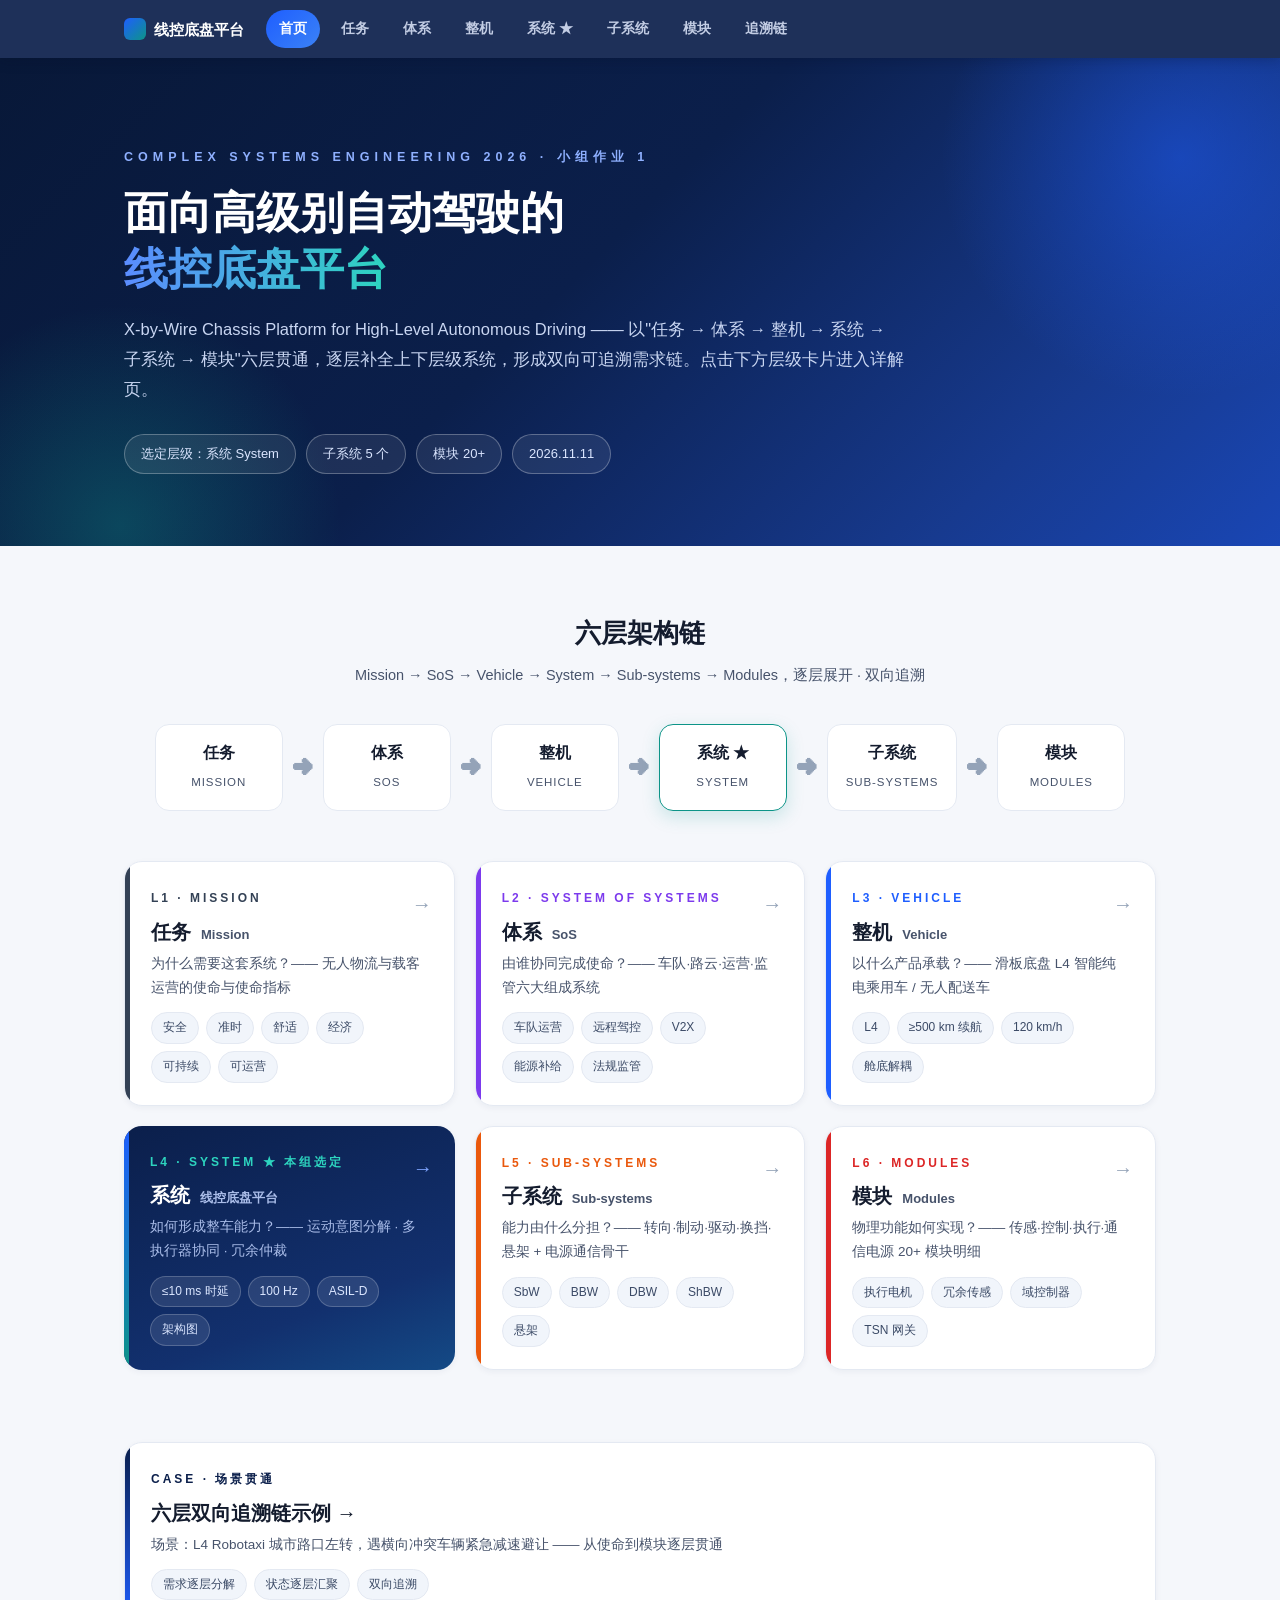
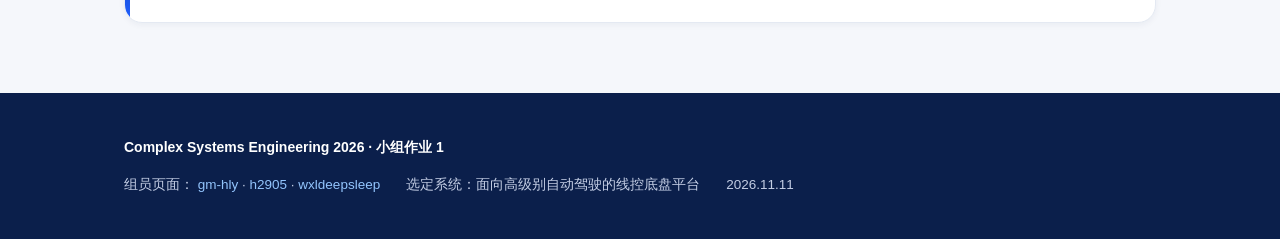
<file: index.html>
<!DOCTYPE html>
<html lang="zh-CN">
<head>
<meta charset="UTF-8">
<meta name="viewport" content="width=device-width, initial-scale=1.0">
<title>面向高级别自动驾驶的线控底盘平台 · 小组作业1</title>
<link rel="stylesheet" href="assets/style.css">
</head>
<body>

<nav class="nav">
  <div class="inner">
    <a class="logo" href="index.html"><span class="sq"></span><span class="t">线控底盘平台</span></a>
    <a class="it on" href="index.html">首页</a>
    <a class="it" href="l1-mission.html">任务</a>
    <a class="it" href="l2-sos.html">体系</a>
    <a class="it" href="l3-vehicle.html">整机</a>
    <a class="it" href="l4-system.html">系统 ★</a>
    <a class="it" href="l5-subsystems.html">子系统</a>
    <a class="it" href="l6-modules.html">模块</a>
    <a class="it" href="trace.html">追溯链</a>
    <span class="sp"></span>
  </div>
</nav>

<header class="hero">
  <div class="wrap inner">
    <div class="kicker anim">COMPLEX SYSTEMS ENGINEERING 2026 · 小组作业 1</div>
    <h1 class="anim d1">面向高级别自动驾驶的<br><em>线控底盘平台</em></h1>
    <div class="sub anim d2">X-by-Wire Chassis Platform for High-Level Autonomous Driving —— 以"任务 → 体系 → 整机 → 系统 → 子系统 → 模块"六层贯通，逐层补全上下层级系统，形成双向可追溯需求链。点击下方层级卡片进入详解页。</div>
    <div class="chips anim d3">
      <span class="chip">选定层级：系统 System</span>
      <span class="chip">子系统 5 个</span>
      <span class="chip">模块 20+</span>
      <span class="chip">2026.11.11</span>
    </div>
  </div>
</header>

<section class="sec">
  <div class="wrap">
    <div class="sec-head">
      <div class="t">六层架构链</div>
      <div class="d">Mission → SoS → Vehicle → System → Sub-systems → Modules，逐层展开 · 双向追溯</div>
    </div>
    <div class="chain-flow anim d1">
      <div class="cf-item"><a class="cf-box" href="l1-mission.html"><b>任务</b><span>MISSION</span></a></div><div class="cf-item"><span class="cf-arrow">➜</span></div>
      <div class="cf-item"><a class="cf-box" href="l2-sos.html"><b>体系</b><span>SOS</span></a></div><div class="cf-item"><span class="cf-arrow">➜</span></div>
      <div class="cf-item"><a class="cf-box" href="l3-vehicle.html"><b>整机</b><span>VEHICLE</span></a></div><div class="cf-item"><span class="cf-arrow">➜</span></div>
      <div class="cf-item"><a class="cf-box" href="l4-system.html" style="border-color:#0d9488;box-shadow:0 6px 18px rgba(13,148,136,.18)"><b>系统 ★</b><span>SYSTEM</span></a></div><div class="cf-item"><span class="cf-arrow">➜</span></div>
      <div class="cf-item"><a class="cf-box" href="l5-subsystems.html"><b>子系统</b><span>SUB-SYSTEMS</span></a></div><div class="cf-item"><span class="cf-arrow">➜</span></div>
      <div class="cf-item"><a class="cf-box" href="l6-modules.html"><b>模块</b><span>MODULES</span></a></div>
    </div>
  </div>
</section>

<section class="sec" style="padding-top:20px">
  <div class="wrap">
    <div class="lvgrid">
      <a class="lvcard anim d1" href="l1-mission.html">
        <span class="go">→</span><span class="bar c1"></span><div class="no n1">L1 · MISSION</div>
        <h3>任务 <span class="en">Mission</span></h3>
        <div class="q">为什么需要这套系统？—— 无人物流与载客运营的使命与使命指标</div>
        <div class="tags"><span class="tag">安全</span><span class="tag">准时</span><span class="tag">舒适</span><span class="tag">经济</span><span class="tag">可持续</span><span class="tag">可运营</span></div>
      </a>
      <a class="lvcard anim d2" href="l2-sos.html">
        <span class="go">→</span><span class="bar c2"></span><div class="no n2">L2 · SYSTEM OF SYSTEMS</div>
        <h3>体系 <span class="en">SoS</span></h3>
        <div class="q">由谁协同完成使命？—— 车队·路云·运营·监管六大组成系统</div>
        <div class="tags"><span class="tag">车队运营</span><span class="tag">远程驾控</span><span class="tag">V2X</span><span class="tag">能源补给</span><span class="tag">法规监管</span></div>
      </a>
      <a class="lvcard anim d3" href="l3-vehicle.html">
        <span class="go">→</span><span class="bar c3"></span><div class="no n3">L3 · VEHICLE</div>
        <h3>整机 <span class="en">Vehicle</span></h3>
        <div class="q">以什么产品承载？—— 滑板底盘 L4 智能纯电乘用车 / 无人配送车</div>
        <div class="tags"><span class="tag">L4</span><span class="tag">≥500 km 续航</span><span class="tag">120 km/h</span><span class="tag">舱底解耦</span></div>
      </a>
      <a class="lvcard star anim d4" href="l4-system.html">
        <span class="go">→</span><span class="bar c4"></span><div class="no" style="color:#2dd4bf">L4 · SYSTEM ★ 本组选定</div>
        <h3>系统 <span class="en">线控底盘平台</span></h3>
        <div class="q">如何形成整车能力？—— 运动意图分解 · 多执行器协同 · 冗余仲裁</div>
        <div class="tags"><span class="tag">≤10 ms 时延</span><span class="tag">100 Hz</span><span class="tag">ASIL-D</span><span class="tag">架构图</span></div>
      </a>
      <a class="lvcard anim d5" href="l5-subsystems.html">
        <span class="go">→</span><span class="bar c5"></span><div class="no n5">L5 · SUB-SYSTEMS</div>
        <h3>子系统 <span class="en">Sub-systems</span></h3>
        <div class="q">能力由什么分担？—— 转向·制动·驱动·换挡·悬架 + 电源通信骨干</div>
        <div class="tags"><span class="tag">SbW</span><span class="tag">BBW</span><span class="tag">DBW</span><span class="tag">ShBW</span><span class="tag">悬架</span></div>
      </a>
      <a class="lvcard anim d6" href="l6-modules.html">
        <span class="go">→</span><span class="bar c6"></span><div class="no n6">L6 · MODULES</div>
        <h3>模块 <span class="en">Modules</span></h3>
        <div class="q">物理功能如何实现？—— 传感·控制·执行·通信电源 20+ 模块明细</div>
        <div class="tags"><span class="tag">执行电机</span><span class="tag">冗余传感</span><span class="tag">域控制器</span><span class="tag">TSN 网关</span></div>
      </a>
    </div>
  </div>
</section>

<section class="sec">
  <div class="wrap">
    <div class="lvcard anim" style="display:block" href="#">
      <span class="bar" style="background:linear-gradient(180deg,#0b1f4b,#1e5eff)"></span>
      <div class="no" style="color:#0b1f4b">CASE · 场景贯通</div>
      <h3 style="margin-top:4px"><a href="trace.html">六层双向追溯链示例 →</a></h3>
      <div class="q">场景：L4 Robotaxi 城市路口左转，遇横向冲突车辆紧急减速避让 —— 从使命到模块逐层贯通</div>
      <div class="tags"><span class="tag">需求逐层分解</span><span class="tag">状态逐层汇聚</span><span class="tag">双向追溯</span></div>
    </div>
  </div>
</section>

<footer>
  <div class="wrap">
    <b style="color:#fff">Complex Systems Engineering 2026 · 小组作业 1</b>
    <div class="cols">
      <span>组员页面：
        <a href="https://gm-hly.github.io/complex-systems-engineering-2026/" target="_blank">gm-hly</a> ·
        <a href="https://h2905.github.io/complex-systems-engineering-2026/" target="_blank">h2905</a> ·
        <a href="https://wxldeepsleep.github.io" target="_blank">wxldeepsleep</a>
      </span>
      <span>选定系统：面向高级别自动驾驶的线控底盘平台</span>
      <span>2026.11.11</span>
    </div>
  </div>
</footer>

</body>
</html>
</file>
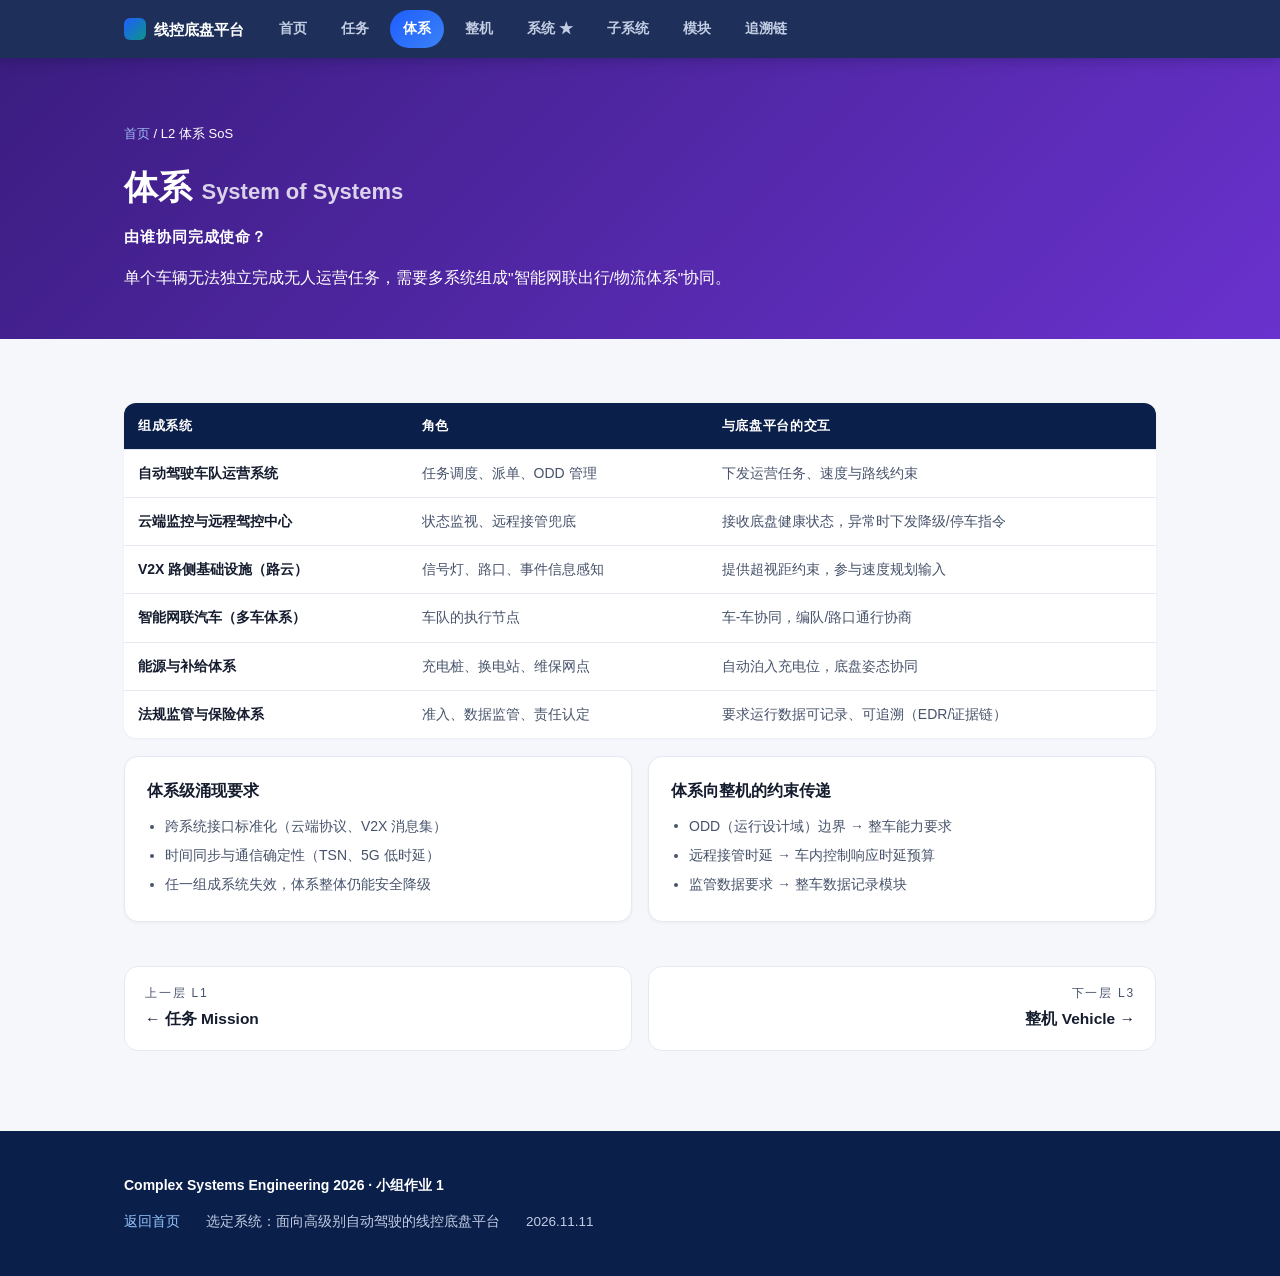
<file: l2-sos.html>
<!DOCTYPE html>
<html lang="zh-CN">
<head>
<meta charset="UTF-8"><meta name="viewport" content="width=device-width, initial-scale=1.0">
<title>L2 体系 SoS · 线控底盘平台</title>
<link rel="stylesheet" href="assets/style.css">
</head>
<body>
<nav class="nav"><div class="inner">
  <a class="logo" href="index.html"><span class="sq"></span><span class="t">线控底盘平台</span></a>
  <a class="it" href="index.html">首页</a>
  <a class="it" href="l1-mission.html">任务</a>
  <a class="it on" href="l2-sos.html">体系</a>
  <a class="it" href="l3-vehicle.html">整机</a>
  <a class="it" href="l4-system.html">系统 ★</a>
  <a class="it" href="l5-subsystems.html">子系统</a>
  <a class="it" href="l6-modules.html">模块</a>
  <a class="it" href="trace.html">追溯链</a><span class="sp"></span>
</div></nav>

<header class="page-hero ph2"><div class="wrap">
  <div class="crumb anim"><a href="index.html">首页</a> / L2 体系 SoS</div>
  <h1 class="anim d1">体系 <span style="font-size:22px;opacity:.8">System of Systems</span></h1>
  <div class="en anim d2">由谁协同完成使命？</div>
  <div class="q anim d3">单个车辆无法独立完成无人运营任务，需要多系统组成"智能网联出行/物流体系"协同。</div>
</div></header>

<section class="sec"><div class="wrap">
  <table class="anim">
    <tr><th>组成系统</th><th>角色</th><th>与底盘平台的交互</th></tr>
    <tr><td>自动驾驶车队运营系统</td><td>任务调度、派单、ODD 管理</td><td>下发运营任务、速度与路线约束</td></tr>
    <tr><td>云端监控与远程驾控中心</td><td>状态监视、远程接管兜底</td><td>接收底盘健康状态，异常时下发降级/停车指令</td></tr>
    <tr><td>V2X 路侧基础设施（路云）</td><td>信号灯、路口、事件信息感知</td><td>提供超视距约束，参与速度规划输入</td></tr>
    <tr><td>智能网联汽车（多车体系）</td><td>车队的执行节点</td><td>车-车协同，编队/路口通行协商</td></tr>
    <tr><td>能源与补给体系</td><td>充电桩、换电站、维保网点</td><td>自动泊入充电位，底盘姿态协同</td></tr>
    <tr><td>法规监管与保险体系</td><td>准入、数据监管、责任认定</td><td>要求运行数据可记录、可追溯（EDR/证据链）</td></tr>
  </table>

  <div class="grid g2">
    <div class="card anim d1"><h3>体系级涌现要求</h3><ul>
      <li>跨系统接口标准化（云端协议、V2X 消息集）</li>
      <li>时间同步与通信确定性（TSN、5G 低时延）</li>
      <li>任一组成系统失效，体系整体仍能安全降级</li>
    </ul></div>
    <div class="card anim d2"><h3>体系向整机的约束传递</h3><ul>
      <li>ODD（运行设计域）边界 → 整车能力要求</li>
      <li>远程接管时延 → 车内控制响应时延预算</li>
      <li>监管数据要求 → 整车数据记录模块</li>
    </ul></div>
  </div>
</div></section>

<div class="wrap"><div class="pn">
  <a href="l1-mission.html"><small>上一层 L1</small><b>← 任务 Mission</b></a>
  <a class="nx" href="l3-vehicle.html"><small>下一层 L3</small><b>整机 Vehicle →</b></a>
</div></div>

<footer><div class="wrap"><b style="color:#fff">Complex Systems Engineering 2026 · 小组作业 1</b>
<div class="cols"><span><a href="index.html">返回首页</a></span><span>选定系统：面向高级别自动驾驶的线控底盘平台</span><span>2026.11.11</span></div></div></footer>
</body></html>
</file>
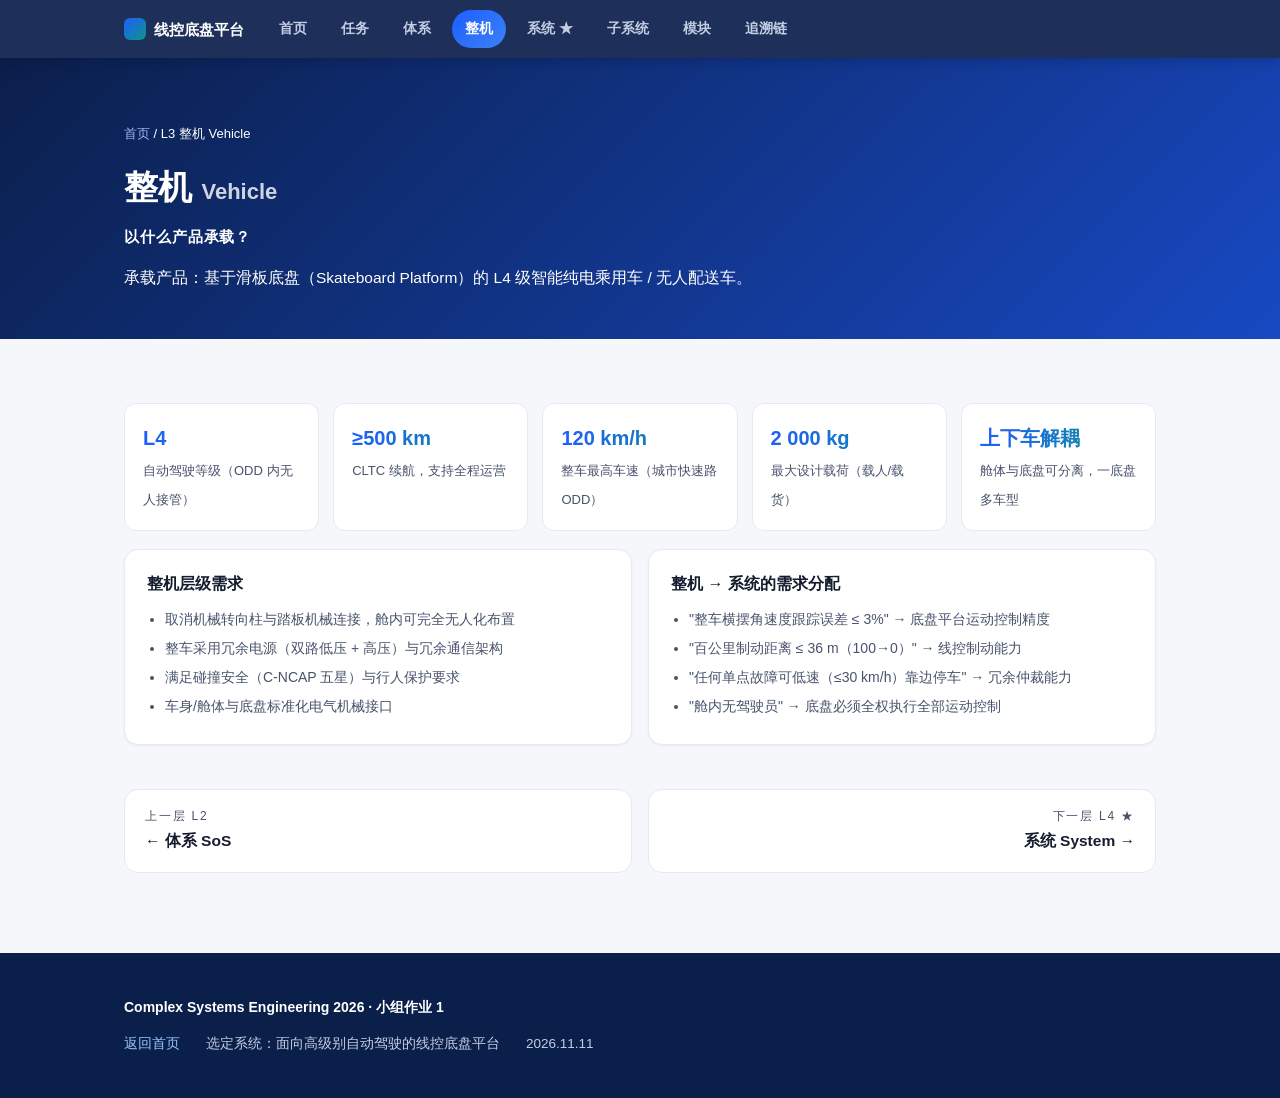
<file: l3-vehicle.html>
<!DOCTYPE html>
<html lang="zh-CN">
<head>
<meta charset="UTF-8"><meta name="viewport" content="width=device-width, initial-scale=1.0">
<title>L3 整机 Vehicle · 线控底盘平台</title>
<link rel="stylesheet" href="assets/style.css">
</head>
<body>
<nav class="nav"><div class="inner">
  <a class="logo" href="index.html"><span class="sq"></span><span class="t">线控底盘平台</span></a>
  <a class="it" href="index.html">首页</a>
  <a class="it" href="l1-mission.html">任务</a>
  <a class="it" href="l2-sos.html">体系</a>
  <a class="it on" href="l3-vehicle.html">整机</a>
  <a class="it" href="l4-system.html">系统 ★</a>
  <a class="it" href="l5-subsystems.html">子系统</a>
  <a class="it" href="l6-modules.html">模块</a>
  <a class="it" href="trace.html">追溯链</a><span class="sp"></span>
</div></nav>

<header class="page-hero ph3"><div class="wrap">
  <div class="crumb anim"><a href="index.html">首页</a> / L3 整机 Vehicle</div>
  <h1 class="anim d1">整机 <span style="font-size:22px;opacity:.8">Vehicle</span></h1>
  <div class="en anim d2">以什么产品承载？</div>
  <div class="q anim d3">承载产品：基于滑板底盘（Skateboard Platform）的 L4 级智能纯电乘用车 / 无人配送车。</div>
</div></header>

<section class="sec"><div class="wrap">
  <div class="kpis anim">
    <div class="kpi"><b>L4</b><span>自动驾驶等级（ODD 内无人接管）</span></div>
    <div class="kpi"><b>≥500 km</b><span>CLTC 续航，支持全程运营</span></div>
    <div class="kpi"><b>120 km/h</b><span>整车最高车速（城市快速路 ODD）</span></div>
    <div class="kpi"><b>2 000 kg</b><span>最大设计载荷（载人/载货）</span></div>
    <div class="kpi"><b>上下车解耦</b><span>舱体与底盘可分离，一底盘多车型</span></div>
  </div>

  <div class="grid g2">
    <div class="card anim d1"><h3>整机层级需求</h3><ul>
      <li>取消机械转向柱与踏板机械连接，舱内可完全无人化布置</li>
      <li>整车采用冗余电源（双路低压 + 高压）与冗余通信架构</li>
      <li>满足碰撞安全（C-NCAP 五星）与行人保护要求</li>
      <li>车身/舱体与底盘标准化电气机械接口</li>
    </ul></div>
    <div class="card anim d2"><h3>整机 → 系统的需求分配</h3><ul>
      <li>"整车横摆角速度跟踪误差 ≤ 3%" → 底盘平台运动控制精度</li>
      <li>"百公里制动距离 ≤ 36 m（100→0）" → 线控制动能力</li>
      <li>"任何单点故障可低速（≤30 km/h）靠边停车" → 冗余仲裁能力</li>
      <li>"舱内无驾驶员" → 底盘必须全权执行全部运动控制</li>
    </ul></div>
  </div>
</div></section>

<div class="wrap"><div class="pn">
  <a href="l2-sos.html"><small>上一层 L2</small><b>← 体系 SoS</b></a>
  <a class="nx" href="l4-system.html"><small>下一层 L4 ★</small><b>系统 System →</b></a>
</div></div>

<footer><div class="wrap"><b style="color:#fff">Complex Systems Engineering 2026 · 小组作业 1</b>
<div class="cols"><span><a href="index.html">返回首页</a></span><span>选定系统：面向高级别自动驾驶的线控底盘平台</span><span>2026.11.11</span></div></div></footer>
</body></html>
</file>
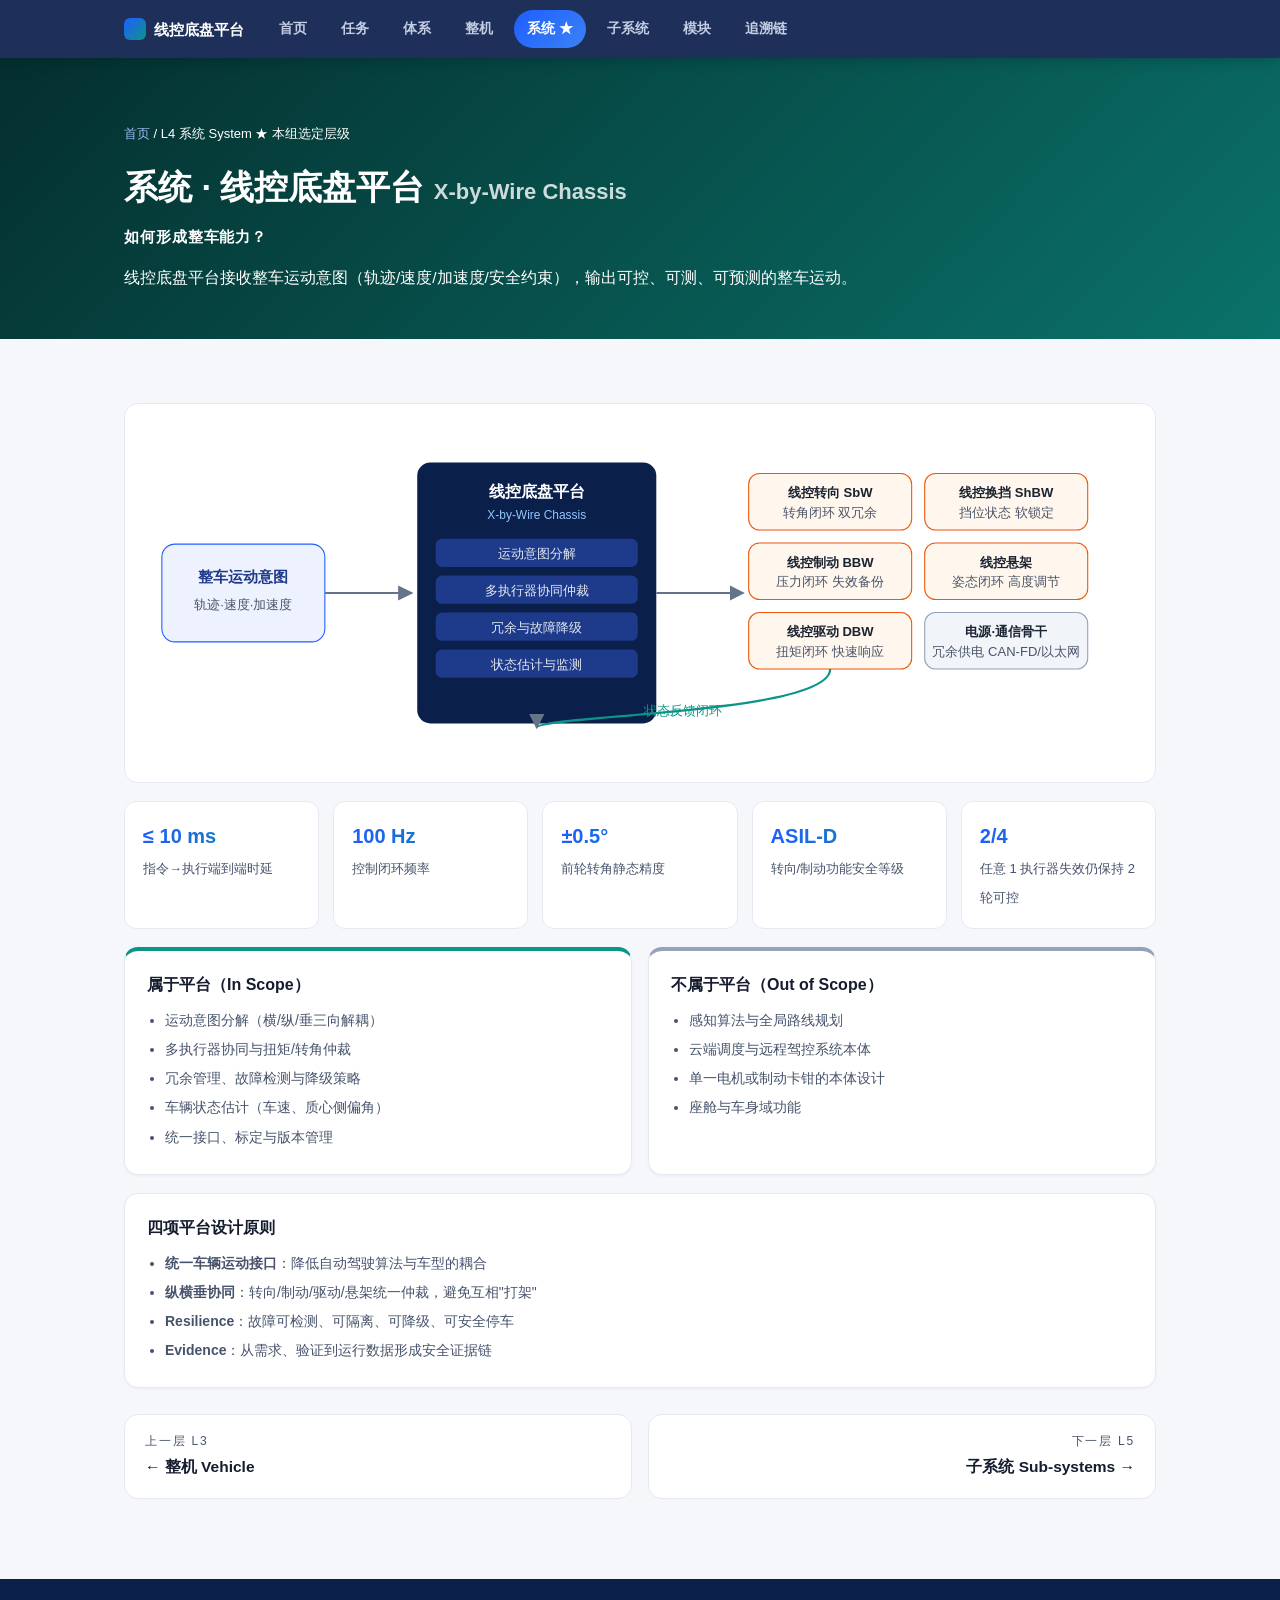
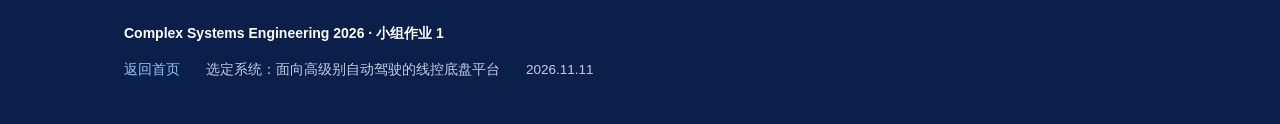
<file: l4-system.html>
<!DOCTYPE html>
<html lang="zh-CN">
<head>
<meta charset="UTF-8"><meta name="viewport" content="width=device-width, initial-scale=1.0">
<title>L4 系统 ★ 线控底盘平台 · 本组选定层级</title>
<link rel="stylesheet" href="assets/style.css">
</head>
<body>
<nav class="nav"><div class="inner">
  <a class="logo" href="index.html"><span class="sq"></span><span class="t">线控底盘平台</span></a>
  <a class="it" href="index.html">首页</a>
  <a class="it" href="l1-mission.html">任务</a>
  <a class="it" href="l2-sos.html">体系</a>
  <a class="it" href="l3-vehicle.html">整机</a>
  <a class="it on" href="l4-system.html">系统 ★</a>
  <a class="it" href="l5-subsystems.html">子系统</a>
  <a class="it" href="l6-modules.html">模块</a>
  <a class="it" href="trace.html">追溯链</a><span class="sp"></span>
</div></nav>

<header class="page-hero ph4"><div class="wrap">
  <div class="crumb anim"><a href="index.html">首页</a> / L4 系统 System ★ 本组选定层级</div>
  <h1 class="anim d1">系统 · 线控底盘平台 <span style="font-size:22px;opacity:.8">X-by-Wire Chassis</span></h1>
  <div class="en anim d2">如何形成整车能力？</div>
  <div class="q anim d3">线控底盘平台接收整车运动意图（轨迹/速度/加速度/安全约束），输出可控、可测、可预测的整车运动。</div>
</div></header>

<section class="sec"><div class="wrap">
  <div class="arch anim">
    <svg viewBox="0 0 900 300" xmlns="http://www.w3.org/2000/svg" font-family="PingFang SC, Microsoft YaHei, sans-serif">
      <defs><marker id="ar" viewBox="0 0 10 10" refX="9" refY="5" markerWidth="7" markerHeight="7" orient="auto"><path d="M0,0 L10,5 L0,10 z" fill="#64748b"/></marker></defs>
      <rect x="10" y="105" width="150" height="90" rx="12" fill="#eef2ff" stroke="#1e5eff"/>
      <text x="85" y="140" text-anchor="middle" font-size="14" font-weight="bold" fill="#1e3a8a">整车运动意图</text>
      <text x="85" y="165" text-anchor="middle" font-size="12" fill="#4a5568">轨迹·速度·加速度</text>
      <line x1="160" y1="150" x2="240" y2="150" stroke="#64748b" stroke-width="2" marker-end="url(#ar)"/>
      <rect x="245" y="30" width="220" height="240" rx="12" fill="#0b1f4b"/>
      <text x="355" y="62" text-anchor="middle" font-size="15" font-weight="bold" fill="#ffffff">线控底盘平台</text>
      <text x="355" y="82" text-anchor="middle" font-size="11" fill="#93c5fd">X-by-Wire Chassis</text>
      <g font-size="12" fill="#e2e8f0">
        <rect x="262" y="100" width="186" height="26" rx="6" fill="#1e3a8a"/><text x="355" y="118" text-anchor="middle">运动意图分解</text>
        <rect x="262" y="134" width="186" height="26" rx="6" fill="#1e3a8a"/><text x="355" y="152" text-anchor="middle">多执行器协同仲裁</text>
        <rect x="262" y="168" width="186" height="26" rx="6" fill="#1e3a8a"/><text x="355" y="186" text-anchor="middle">冗余与故障降级</text>
        <rect x="262" y="202" width="186" height="26" rx="6" fill="#1e3a8a"/><text x="355" y="220" text-anchor="middle">状态估计与监测</text>
      </g>
      <line x1="465" y1="150" x2="545" y2="150" stroke="#64748b" stroke-width="2" marker-end="url(#ar)"/>
      <g font-size="12" fill="#1a2332">
        <rect x="550" y="40" width="150" height="52" rx="10" fill="#fff7ed" stroke="#ea580c"/><text x="625" y="62" text-anchor="middle" font-weight="bold">线控转向 SbW</text><text x="625" y="80" text-anchor="middle" fill="#4a5568">转角闭环 双冗余</text>
        <rect x="550" y="104" width="150" height="52" rx="10" fill="#fff7ed" stroke="#ea580c"/><text x="625" y="126" text-anchor="middle" font-weight="bold">线控制动 BBW</text><text x="625" y="144" text-anchor="middle" fill="#4a5568">压力闭环 失效备份</text>
        <rect x="550" y="168" width="150" height="52" rx="10" fill="#fff7ed" stroke="#ea580c"/><text x="625" y="190" text-anchor="middle" font-weight="bold">线控驱动 DBW</text><text x="625" y="208" text-anchor="middle" fill="#4a5568">扭矩闭环 快速响应</text>
        <rect x="712" y="40" width="150" height="52" rx="10" fill="#fff7ed" stroke="#ea580c"/><text x="787" y="62" text-anchor="middle" font-weight="bold">线控换挡 ShBW</text><text x="787" y="80" text-anchor="middle" fill="#4a5568">挡位状态 软锁定</text>
        <rect x="712" y="104" width="150" height="52" rx="10" fill="#fff7ed" stroke="#ea580c"/><text x="787" y="126" text-anchor="middle" font-weight="bold">线控悬架</text><text x="787" y="144" text-anchor="middle" fill="#4a5568">姿态闭环 高度调节</text>
        <rect x="712" y="168" width="150" height="52" rx="10" fill="#f1f5f9" stroke="#94a3b8"/><text x="787" y="190" text-anchor="middle" font-weight="bold">电源·通信骨干</text><text x="787" y="208" text-anchor="middle" fill="#4a5568">冗余供电 CAN-FD/以太网</text>
      </g>
      <path d="M 625 220 C 625 262, 355 262, 355 274" stroke="#0d9488" stroke-width="2" fill="none" marker-end="url(#ar)"/>
      <text x="490" y="262" text-anchor="middle" font-size="12" fill="#0d9488">状态反馈闭环</text>
    </svg>
  </div>

  <div class="kpis anim d1">
    <div class="kpi"><b>≤ 10 ms</b><span>指令→执行端到端时延</span></div>
    <div class="kpi"><b>100 Hz</b><span>控制闭环频率</span></div>
    <div class="kpi"><b>±0.5°</b><span>前轮转角静态精度</span></div>
    <div class="kpi"><b>ASIL-D</b><span>转向/制动功能安全等级</span></div>
    <div class="kpi"><b>2/4</b><span>任意 1 执行器失效仍保持 2 轮可控</span></div>
  </div>

  <div class="scope anim d2">
    <div class="card in-s"><h3>属于平台（In Scope）</h3><ul>
      <li>运动意图分解（横/纵/垂三向解耦）</li>
      <li>多执行器协同与扭矩/转角仲裁</li>
      <li>冗余管理、故障检测与降级策略</li>
      <li>车辆状态估计（车速、质心侧偏角）</li>
      <li>统一接口、标定与版本管理</li>
    </ul></div>
    <div class="card out-s"><h3>不属于平台（Out of Scope）</h3><ul>
      <li>感知算法与全局路线规划</li>
      <li>云端调度与远程驾控系统本体</li>
      <li>单一电机或制动卡钳的本体设计</li>
      <li>座舱与车身域功能</li>
    </ul></div>
  </div>

  <div class="card anim d3"><h3>四项平台设计原则</h3><ul>
    <li><b>统一车辆运动接口</b>：降低自动驾驶算法与车型的耦合</li>
    <li><b>纵横垂协同</b>：转向/制动/驱动/悬架统一仲裁，避免互相"打架"</li>
    <li><b>Resilience</b>：故障可检测、可隔离、可降级、可安全停车</li>
    <li><b>Evidence</b>：从需求、验证到运行数据形成安全证据链</li>
  </ul></div>
</div></section>

<div class="wrap"><div class="pn">
  <a href="l3-vehicle.html"><small>上一层 L3</small><b>← 整机 Vehicle</b></a>
  <a class="nx" href="l5-subsystems.html"><small>下一层 L5</small><b>子系统 Sub-systems →</b></a>
</div></div>

<footer><div class="wrap"><b style="color:#fff">Complex Systems Engineering 2026 · 小组作业 1</b>
<div class="cols"><span><a href="index.html">返回首页</a></span><span>选定系统：面向高级别自动驾驶的线控底盘平台</span><span>2026.11.11</span></div></div></footer>
</body></html>
</file>
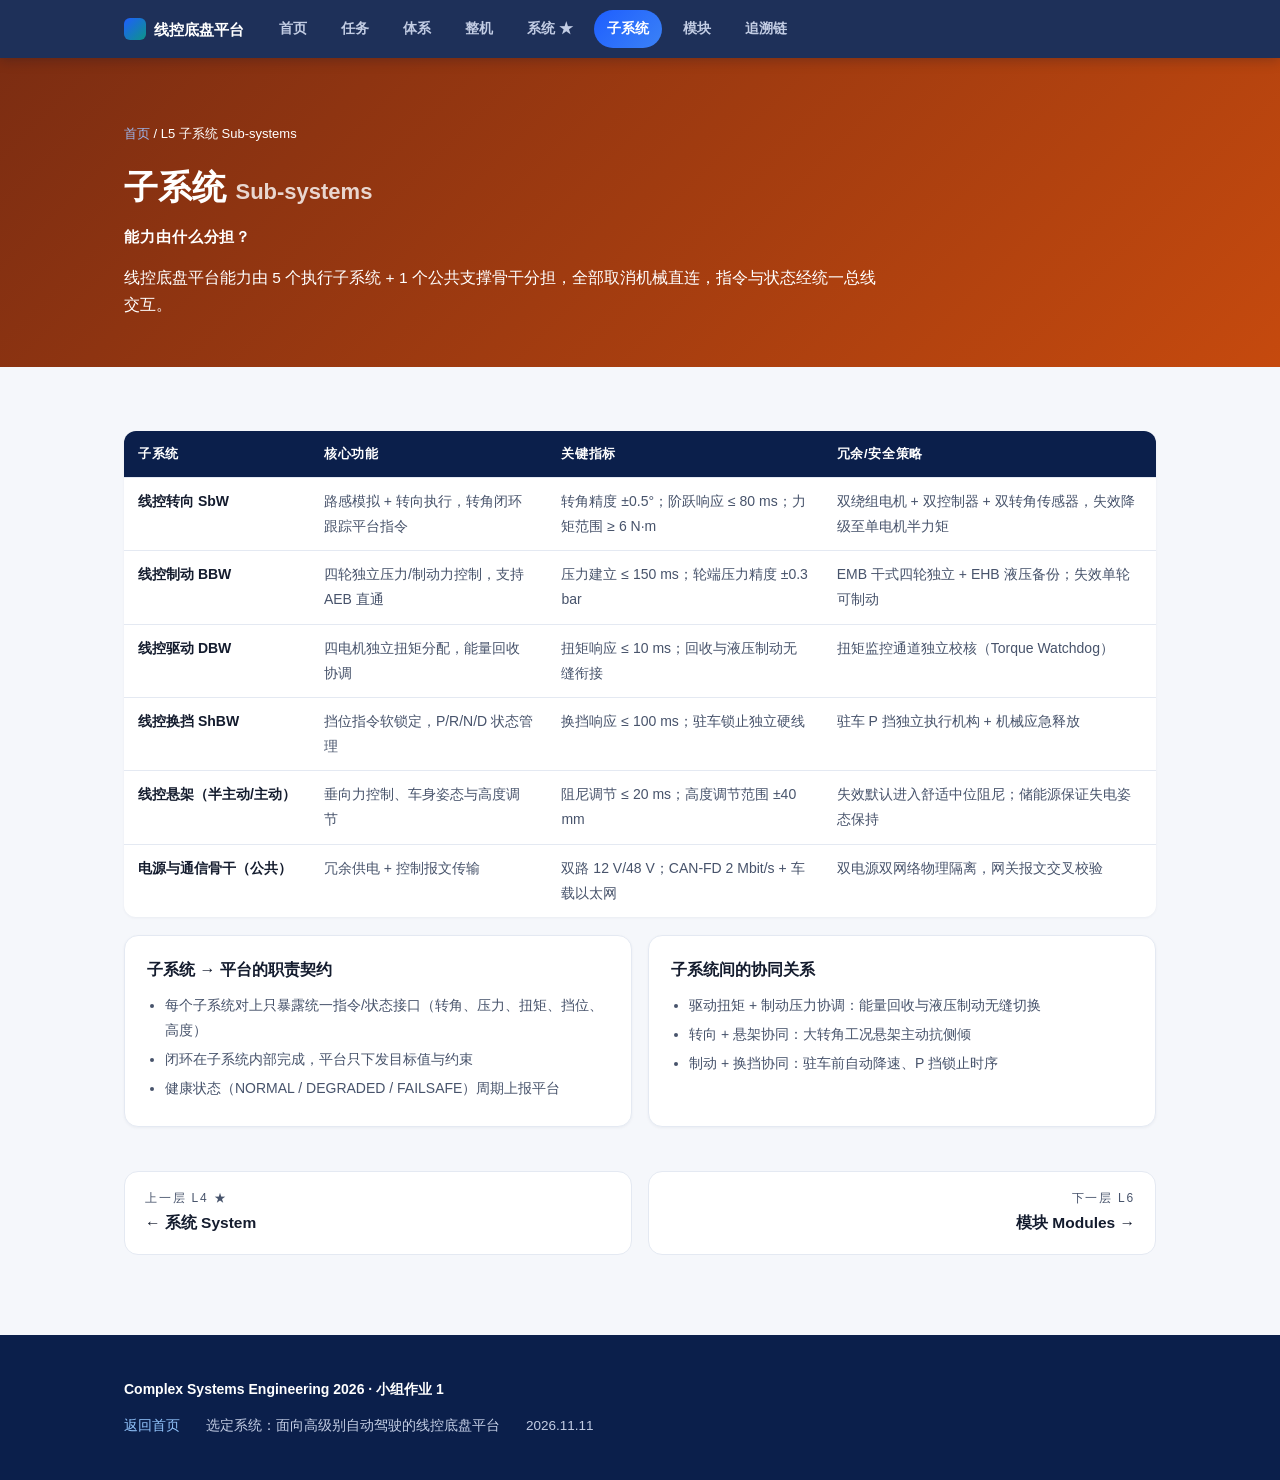
<file: l5-subsystems.html>
<!DOCTYPE html>
<html lang="zh-CN">
<head>
<meta charset="UTF-8"><meta name="viewport" content="width=device-width, initial-scale=1.0">
<title>L5 子系统 Sub-systems · 线控底盘平台</title>
<link rel="stylesheet" href="assets/style.css">
</head>
<body>
<nav class="nav"><div class="inner">
  <a class="logo" href="index.html"><span class="sq"></span><span class="t">线控底盘平台</span></a>
  <a class="it" href="index.html">首页</a>
  <a class="it" href="l1-mission.html">任务</a>
  <a class="it" href="l2-sos.html">体系</a>
  <a class="it" href="l3-vehicle.html">整机</a>
  <a class="it" href="l4-system.html">系统 ★</a>
  <a class="it on" href="l5-subsystems.html">子系统</a>
  <a class="it" href="l6-modules.html">模块</a>
  <a class="it" href="trace.html">追溯链</a><span class="sp"></span>
</div></nav>

<header class="page-hero ph5"><div class="wrap">
  <div class="crumb anim"><a href="index.html">首页</a> / L5 子系统 Sub-systems</div>
  <h1 class="anim d1">子系统 <span style="font-size:22px;opacity:.8">Sub-systems</span></h1>
  <div class="en anim d2">能力由什么分担？</div>
  <div class="q anim d3">线控底盘平台能力由 5 个执行子系统 + 1 个公共支撑骨干分担，全部取消机械直连，指令与状态经统一总线交互。</div>
</div></header>

<section class="sec"><div class="wrap">
  <table class="anim">
    <tr><th>子系统</th><th>核心功能</th><th>关键指标</th><th>冗余/安全策略</th></tr>
    <tr><td>线控转向 SbW</td><td>路感模拟 + 转向执行，转角闭环跟踪平台指令</td><td>转角精度 ±0.5°；阶跃响应 ≤ 80 ms；力矩范围 ≥ 6 N·m</td><td>双绕组电机 + 双控制器 + 双转角传感器，失效降级至单电机半力矩</td></tr>
    <tr><td>线控制动 BBW</td><td>四轮独立压力/制动力控制，支持 AEB 直通</td><td>压力建立 ≤ 150 ms；轮端压力精度 ±0.3 bar</td><td>EMB 干式四轮独立 + EHB 液压备份；失效单轮可制动</td></tr>
    <tr><td>线控驱动 DBW</td><td>四电机独立扭矩分配，能量回收协调</td><td>扭矩响应 ≤ 10 ms；回收与液压制动无缝衔接</td><td>扭矩监控通道独立校核（Torque Watchdog）</td></tr>
    <tr><td>线控换挡 ShBW</td><td>挡位指令软锁定，P/R/N/D 状态管理</td><td>换挡响应 ≤ 100 ms；驻车锁止独立硬线</td><td>驻车 P 挡独立执行机构 + 机械应急释放</td></tr>
    <tr><td>线控悬架（半主动/主动）</td><td>垂向力控制、车身姿态与高度调节</td><td>阻尼调节 ≤ 20 ms；高度调节范围 ±40 mm</td><td>失效默认进入舒适中位阻尼；储能源保证失电姿态保持</td></tr>
    <tr><td>电源与通信骨干（公共）</td><td>冗余供电 + 控制报文传输</td><td>双路 12 V/48 V；CAN-FD 2 Mbit/s + 车载以太网</td><td>双电源双网络物理隔离，网关报文交叉校验</td></tr>
  </table>

  <div class="grid g2 anim d1">
    <div class="card"><h3>子系统 → 平台的职责契约</h3><ul>
      <li>每个子系统对上只暴露统一指令/状态接口（转角、压力、扭矩、挡位、高度）</li>
      <li>闭环在子系统内部完成，平台只下发目标值与约束</li>
      <li>健康状态（NORMAL / DEGRADED / FAILSAFE）周期上报平台</li>
    </ul></div>
    <div class="card"><h3>子系统间的协同关系</h3><ul>
      <li>驱动扭矩 + 制动压力协调：能量回收与液压制动无缝切换</li>
      <li>转向 + 悬架协同：大转角工况悬架主动抗侧倾</li>
      <li>制动 + 换挡协同：驻车前自动降速、P 挡锁止时序</li>
    </ul></div>
  </div>
</div></section>

<div class="wrap"><div class="pn">
  <a href="l4-system.html"><small>上一层 L4 ★</small><b>← 系统 System</b></a>
  <a class="nx" href="l6-modules.html"><small>下一层 L6</small><b>模块 Modules →</b></a>
</div></div>

<footer><div class="wrap"><b style="color:#fff">Complex Systems Engineering 2026 · 小组作业 1</b>
<div class="cols"><span><a href="index.html">返回首页</a></span><span>选定系统：面向高级别自动驾驶的线控底盘平台</span><span>2026.11.11</span></div></div></footer>
</body></html>
</file>
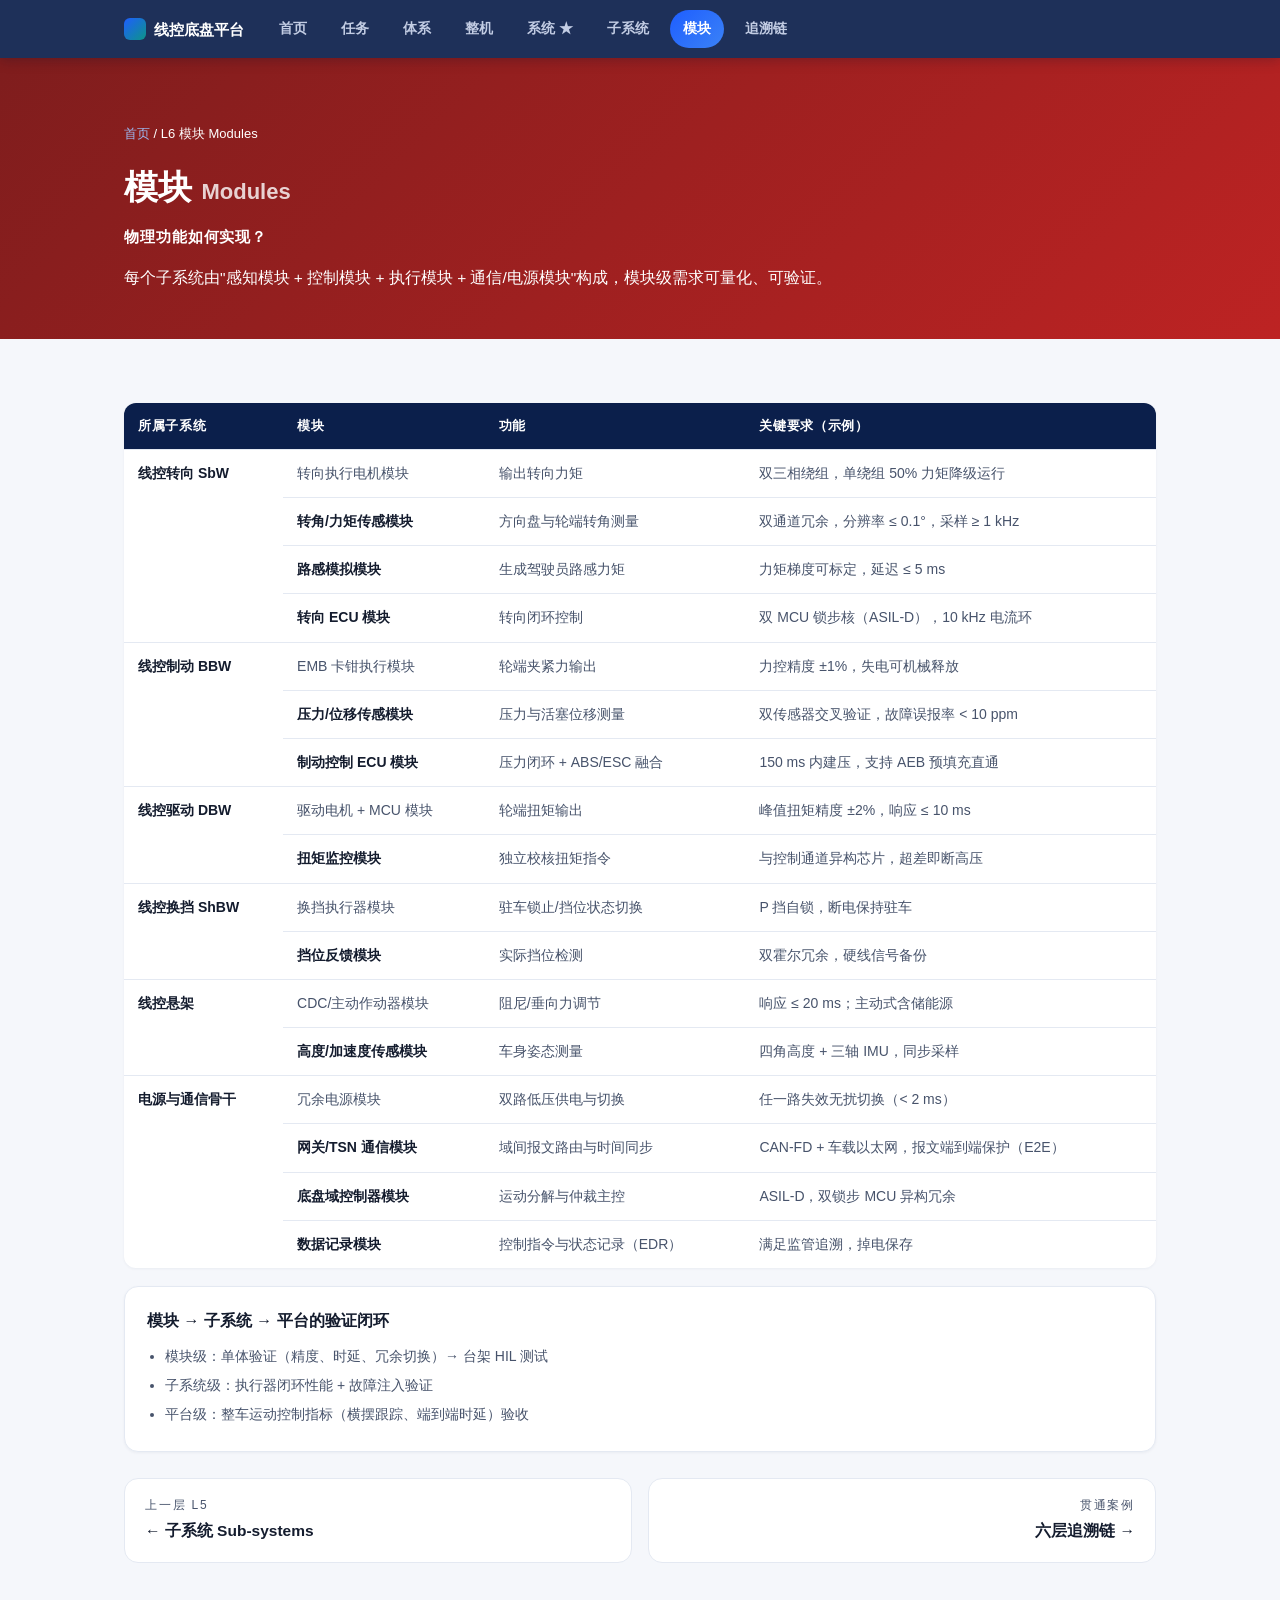
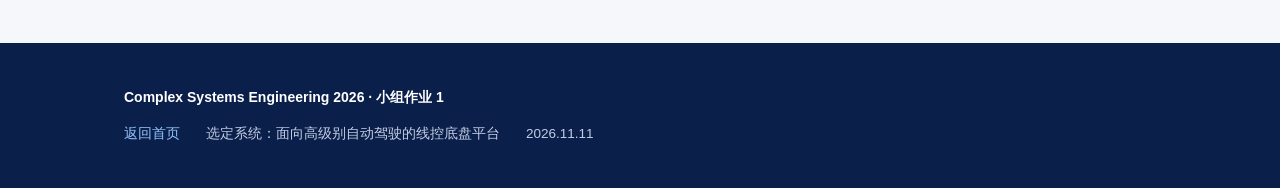
<file: l6-modules.html>
<!DOCTYPE html>
<html lang="zh-CN">
<head>
<meta charset="UTF-8"><meta name="viewport" content="width=device-width, initial-scale=1.0">
<title>L6 模块 Modules · 线控底盘平台</title>
<link rel="stylesheet" href="assets/style.css">
</head>
<body>
<nav class="nav"><div class="inner">
  <a class="logo" href="index.html"><span class="sq"></span><span class="t">线控底盘平台</span></a>
  <a class="it" href="index.html">首页</a>
  <a class="it" href="l1-mission.html">任务</a>
  <a class="it" href="l2-sos.html">体系</a>
  <a class="it" href="l3-vehicle.html">整机</a>
  <a class="it" href="l4-system.html">系统 ★</a>
  <a class="it" href="l5-subsystems.html">子系统</a>
  <a class="it on" href="l6-modules.html">模块</a>
  <a class="it" href="trace.html">追溯链</a><span class="sp"></span>
</div></nav>

<header class="page-hero ph6"><div class="wrap">
  <div class="crumb anim"><a href="index.html">首页</a> / L6 模块 Modules</div>
  <h1 class="anim d1">模块 <span style="font-size:22px;opacity:.8">Modules</span></h1>
  <div class="en anim d2">物理功能如何实现？</div>
  <div class="q anim d3">每个子系统由"感知模块 + 控制模块 + 执行模块 + 通信/电源模块"构成，模块级需求可量化、可验证。</div>
</div></header>

<section class="sec"><div class="wrap">
  <table class="anim">
    <tr><th>所属子系统</th><th>模块</th><th>功能</th><th>关键要求（示例）</th></tr>
    <tr><td rowspan="4">线控转向 SbW</td><td>转向执行电机模块</td><td>输出转向力矩</td><td>双三相绕组，单绕组 50% 力矩降级运行</td></tr>
    <tr><td>转角/力矩传感模块</td><td>方向盘与轮端转角测量</td><td>双通道冗余，分辨率 ≤ 0.1°，采样 ≥ 1 kHz</td></tr>
    <tr><td>路感模拟模块</td><td>生成驾驶员路感力矩</td><td>力矩梯度可标定，延迟 ≤ 5 ms</td></tr>
    <tr><td>转向 ECU 模块</td><td>转向闭环控制</td><td>双 MCU 锁步核（ASIL-D），10 kHz 电流环</td></tr>
    <tr><td rowspan="3">线控制动 BBW</td><td>EMB 卡钳执行模块</td><td>轮端夹紧力输出</td><td>力控精度 ±1%，失电可机械释放</td></tr>
    <tr><td>压力/位移传感模块</td><td>压力与活塞位移测量</td><td>双传感器交叉验证，故障误报率 &lt; 10 ppm</td></tr>
    <tr><td>制动控制 ECU 模块</td><td>压力闭环 + ABS/ESC 融合</td><td>150 ms 内建压，支持 AEB 预填充直通</td></tr>
    <tr><td rowspan="2">线控驱动 DBW</td><td>驱动电机 + MCU 模块</td><td>轮端扭矩输出</td><td>峰值扭矩精度 ±2%，响应 ≤ 10 ms</td></tr>
    <tr><td>扭矩监控模块</td><td>独立校核扭矩指令</td><td>与控制通道异构芯片，超差即断高压</td></tr>
    <tr><td rowspan="2">线控换挡 ShBW</td><td>换挡执行器模块</td><td>驻车锁止/挡位状态切换</td><td>P 挡自锁，断电保持驻车</td></tr>
    <tr><td>挡位反馈模块</td><td>实际挡位检测</td><td>双霍尔冗余，硬线信号备份</td></tr>
    <tr><td rowspan="2">线控悬架</td><td>CDC/主动作动器模块</td><td>阻尼/垂向力调节</td><td>响应 ≤ 20 ms；主动式含储能源</td></tr>
    <tr><td>高度/加速度传感模块</td><td>车身姿态测量</td><td>四角高度 + 三轴 IMU，同步采样</td></tr>
    <tr><td rowspan="4">电源与通信骨干</td><td>冗余电源模块</td><td>双路低压供电与切换</td><td>任一路失效无扰切换（&lt; 2 ms）</td></tr>
    <tr><td>网关/TSN 通信模块</td><td>域间报文路由与时间同步</td><td>CAN-FD + 车载以太网，报文端到端保护（E2E）</td></tr>
    <tr><td>底盘域控制器模块</td><td>运动分解与仲裁主控</td><td>ASIL-D，双锁步 MCU 异构冗余</td></tr>
    <tr><td>数据记录模块</td><td>控制指令与状态记录（EDR）</td><td>满足监管追溯，掉电保存</td></tr>
  </table>

  <div class="card anim d1"><h3>模块 → 子系统 → 平台的验证闭环</h3><ul>
    <li>模块级：单体验证（精度、时延、冗余切换）→ 台架 HIL 测试</li>
    <li>子系统级：执行器闭环性能 + 故障注入验证</li>
    <li>平台级：整车运动控制指标（横摆跟踪、端到端时延）验收</li>
  </ul></div>
</div></section>

<div class="wrap"><div class="pn">
  <a href="l5-subsystems.html"><small>上一层 L5</small><b>← 子系统 Sub-systems</b></a>
  <a class="nx" href="trace.html"><small>贯通案例</small><b>六层追溯链 →</b></a>
</div></div>

<footer><div class="wrap"><b style="color:#fff">Complex Systems Engineering 2026 · 小组作业 1</b>
<div class="cols"><span><a href="index.html">返回首页</a></span><span>选定系统：面向高级别自动驾驶的线控底盘平台</span><span>2026.11.11</span></div></div></footer>
</body></html>
</file>
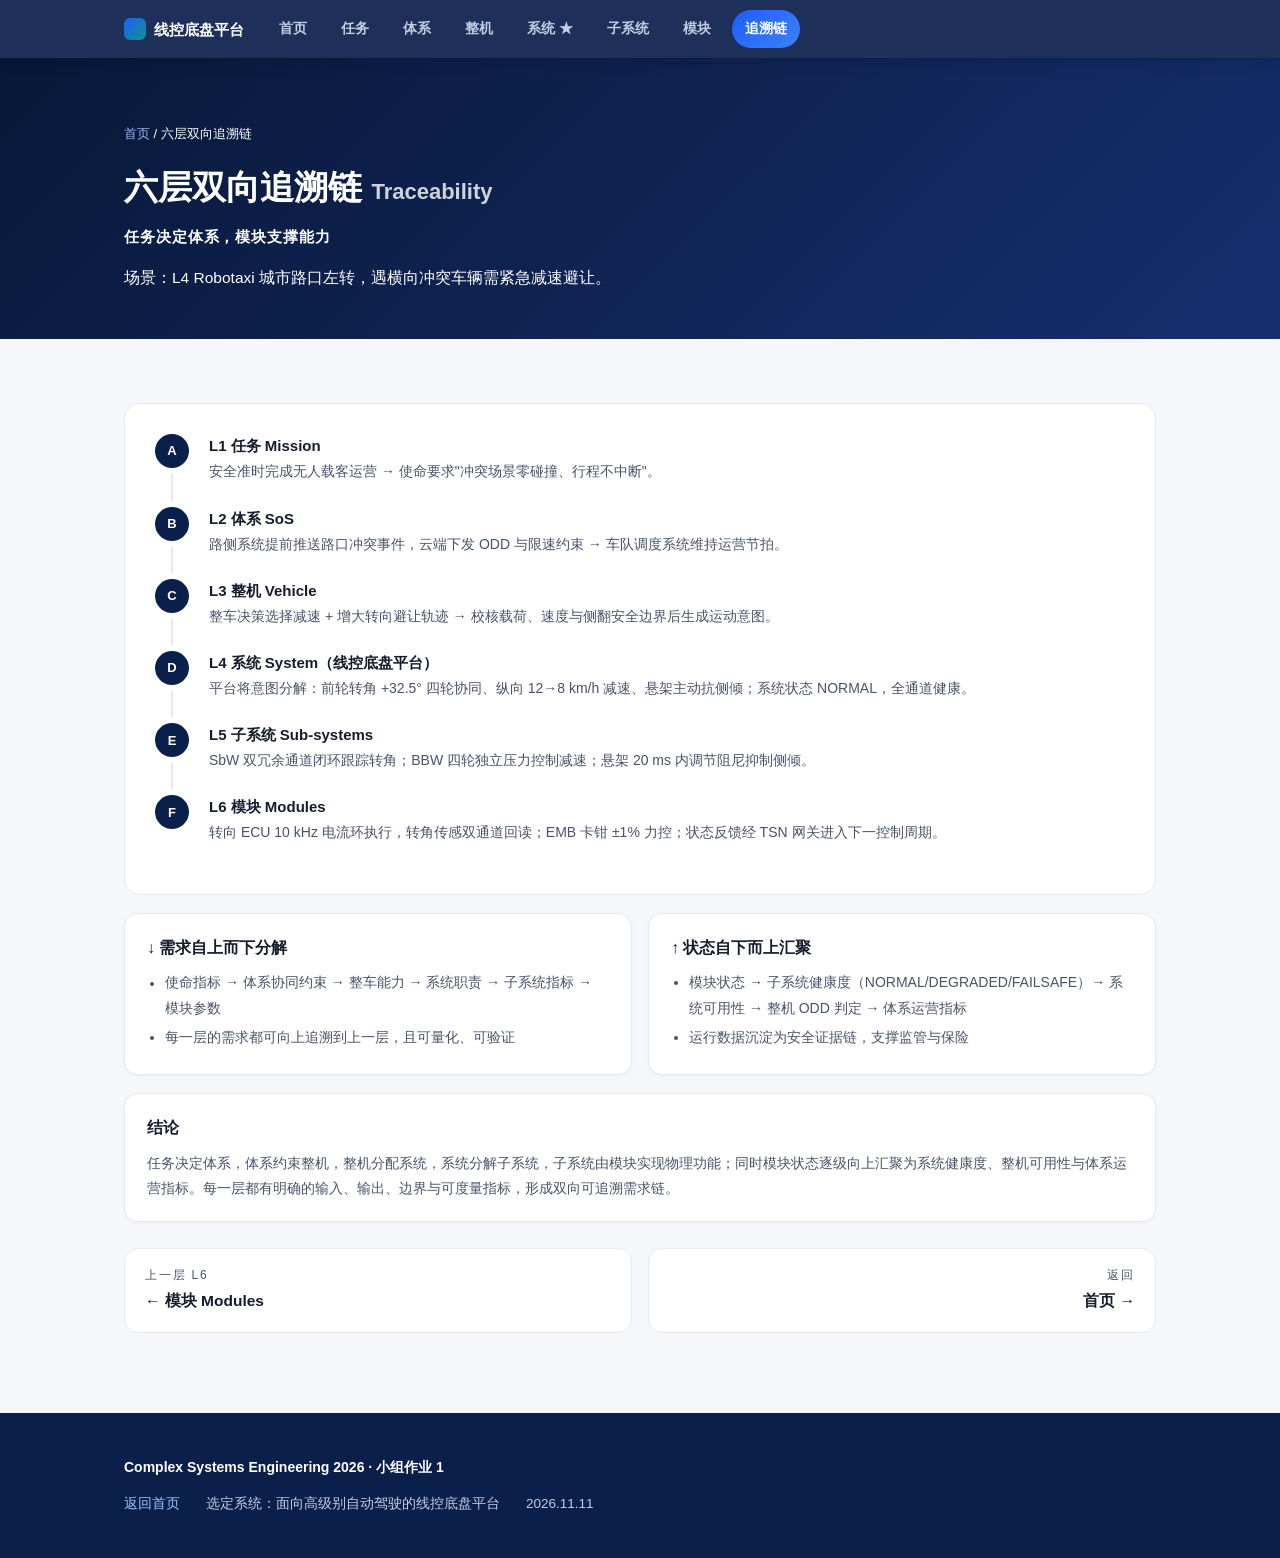
<file: trace.html>
<!DOCTYPE html>
<html lang="zh-CN">
<head>
<meta charset="UTF-8"><meta name="viewport" content="width=device-width, initial-scale=1.0">
<title>六层双向追溯链 · 线控底盘平台</title>
<link rel="stylesheet" href="assets/style.css">
</head>
<body>
<nav class="nav"><div class="inner">
  <a class="logo" href="index.html"><span class="sq"></span><span class="t">线控底盘平台</span></a>
  <a class="it" href="index.html">首页</a>
  <a class="it" href="l1-mission.html">任务</a>
  <a class="it" href="l2-sos.html">体系</a>
  <a class="it" href="l3-vehicle.html">整机</a>
  <a class="it" href="l4-system.html">系统 ★</a>
  <a class="it" href="l5-subsystems.html">子系统</a>
  <a class="it" href="l6-modules.html">模块</a>
  <a class="it on" href="trace.html">追溯链</a><span class="sp"></span>
</div></nav>

<header class="page-hero phT"><div class="wrap">
  <div class="crumb anim"><a href="index.html">首页</a> / 六层双向追溯链</div>
  <h1 class="anim d1">六层双向追溯链 <span style="font-size:22px;opacity:.8">Traceability</span></h1>
  <div class="en anim d2">任务决定体系，模块支撑能力</div>
  <div class="q anim d3">场景：L4 Robotaxi 城市路口左转，遇横向冲突车辆需紧急减速避让。</div>
</div></header>

<section class="sec"><div class="wrap">
  <div class="trace anim">
    <ol>
      <li><b>L1 任务 Mission</b><p>安全准时完成无人载客运营 → 使命要求"冲突场景零碰撞、行程不中断"。</p></li>
      <li><b>L2 体系 SoS</b><p>路侧系统提前推送路口冲突事件，云端下发 ODD 与限速约束 → 车队调度系统维持运营节拍。</p></li>
      <li><b>L3 整机 Vehicle</b><p>整车决策选择减速 + 增大转向避让轨迹 → 校核载荷、速度与侧翻安全边界后生成运动意图。</p></li>
      <li><b>L4 系统 System（线控底盘平台）</b><p>平台将意图分解：前轮转角 +32.5° 四轮协同、纵向 12→8 km/h 减速、悬架主动抗侧倾；系统状态 NORMAL，全通道健康。</p></li>
      <li><b>L5 子系统 Sub-systems</b><p>SbW 双冗余通道闭环跟踪转角；BBW 四轮独立压力控制减速；悬架 20 ms 内调节阻尼抑制侧倾。</p></li>
      <li><b>L6 模块 Modules</b><p>转向 ECU 10 kHz 电流环执行，转角传感双通道回读；EMB 卡钳 ±1% 力控；状态反馈经 TSN 网关进入下一控制周期。</p></li>
    </ol>
  </div>

  <div class="grid g2">
    <div class="card anim d1"><h3>↓ 需求自上而下分解</h3><ul>
      <li>使命指标 → 体系协同约束 → 整车能力 → 系统职责 → 子系统指标 → 模块参数</li>
      <li>每一层的需求都可向上追溯到上一层，且可量化、可验证</li>
    </ul></div>
    <div class="card anim d2"><h3>↑ 状态自下而上汇聚</h3><ul>
      <li>模块状态 → 子系统健康度（NORMAL/DEGRADED/FAILSAFE）→ 系统可用性 → 整机 ODD 判定 → 体系运营指标</li>
      <li>运行数据沉淀为安全证据链，支撑监管与保险</li>
    </ul></div>
  </div>

  <div class="card anim d3"><h3>结论</h3><p>任务决定体系，体系约束整机，整机分配系统，系统分解子系统，子系统由模块实现物理功能；同时模块状态逐级向上汇聚为系统健康度、整机可用性与体系运营指标。每一层都有明确的输入、输出、边界与可度量指标，形成双向可追溯需求链。</p></div>
</div></section>

<div class="wrap"><div class="pn">
  <a href="l6-modules.html"><small>上一层 L6</small><b>← 模块 Modules</b></a>
  <a class="nx" href="index.html"><small>返回</small><b>首页 →</b></a>
</div></div>

<footer><div class="wrap"><b style="color:#fff">Complex Systems Engineering 2026 · 小组作业 1</b>
<div class="cols"><span><a href="index.html">返回首页</a></span><span>选定系统：面向高级别自动驾驶的线控底盘平台</span><span>2026.11.11</span></div></div></footer>
</body></html>
</file>
<file: assets/style.css>
:root{
  --ink:#141c2e; --ink2:#47536b; --line:#e4e9f2;
  --navy:#0b1f4b; --navy2:#132b63; --blue:#1e5eff; --teal:#0d9488;
  --orange:#ea580c; --red:#dc2626; --purple:#7c3aed; --green:#16a34a;
  --bg:#f5f7fb; --card:#ffffff;
}
*{margin:0;padding:0;box-sizing:border-box;}
html{scroll-behavior:smooth;}
body{font-family:"PingFang SC","Microsoft YaHei","Segoe UI",sans-serif;background:var(--bg);color:var(--ink);line-height:1.8;}
.wrap{max-width:1080px;margin:0 auto;padding:0 24px;}
a{text-decoration:none;color:inherit;}

/* ===== 顶部导航 ===== */
.nav{position:sticky;top:0;z-index:50;background:rgba(11,31,75,.92);backdrop-filter:blur(10px);box-shadow:0 2px 12px rgba(5,15,40,.25);}
.nav .inner{max-width:1080px;margin:0 auto;padding:0 24px;display:flex;align-items:center;gap:8px;height:58px;}
.nav .logo{color:#fff;font-weight:800;font-size:15px;margin-right:14px;display:flex;align-items:center;gap:8px;white-space:nowrap;}
.nav .logo .sq{width:22px;height:22px;border-radius:6px;background:linear-gradient(135deg,#1e5eff,#0d9488);flex:none;}
.nav a.it{color:#c3cde4;font-size:13.5px;font-weight:600;padding:7px 13px;border-radius:999px;transition:.2s;white-space:nowrap;}
.nav a.it:hover{color:#fff;background:rgba(255,255,255,.12);}
.nav a.it.on{color:#fff;background:linear-gradient(135deg,var(--blue),#3b82f6);}
.nav .sp{flex:1;}
@media(max-width:900px){.nav .inner{overflow-x:auto;} .nav .logo span.t{display:none;}}

/* ===== Hero ===== */
.hero{background:linear-gradient(135deg,#081838 0%,#0b1f4b 45%,#173a8f 80%,#1e5eff 140%);color:#fff;position:relative;overflow:hidden;padding:88px 0 72px;}
.hero:before{content:"";position:absolute;right:-160px;top:-160px;width:520px;height:520px;border-radius:50%;background:radial-gradient(circle,rgba(30,94,255,.45),transparent 65%);}
.hero:after{content:"";position:absolute;left:-120px;bottom:-220px;width:480px;height:480px;border-radius:50%;background:radial-gradient(circle,rgba(13,148,136,.35),transparent 65%);}
.hero .inner{position:relative;z-index:2;}
.kicker{letter-spacing:.4em;font-size:12.5px;color:#8fb0ff;margin-bottom:16px;font-weight:600;}
.hero h1{font-size:44px;line-height:1.28;font-weight:800;}
.hero h1 em{font-style:normal;background:linear-gradient(90deg,#5b8cff,#2dd4bf);-webkit-background-clip:text;background-clip:text;color:transparent;}
.hero .sub{margin-top:18px;font-size:16.5px;color:#c9d6f2;max-width:780px;}
.hero .chips{margin-top:30px;display:flex;flex-wrap:wrap;gap:10px;}
.chip{border:1px solid rgba(255,255,255,.28);background:rgba(255,255,255,.08);padding:7px 16px;border-radius:999px;font-size:13px;color:#dbe6ff;}
@media(max-width:640px){.hero h1{font-size:30px;}}

/* ===== 层级入口卡片（首页） ===== */
.sec{padding:64px 0 0;}
.sec-head{text-align:center;margin-bottom:36px;}
.sec-head .t{font-size:26px;font-weight:800;}
.sec-head .d{color:var(--ink2);font-size:14.5px;margin-top:6px;}
.lvgrid{display:grid;grid-template-columns:repeat(auto-fit,minmax(310px,1fr));gap:20px;padding-bottom:8px;}
.lvcard{position:relative;display:block;background:var(--card);border:1px solid var(--line);border-radius:18px;padding:26px 26px 22px;box-shadow:0 2px 6px rgba(15,30,70,.05);transition:.25s;overflow:hidden;}
.lvcard:hover{transform:translateY(-5px);box-shadow:0 14px 34px rgba(15,30,70,.13);}
.lvcard .bar{position:absolute;left:0;top:0;bottom:0;width:5px;}
.lvcard .no{font-size:12px;font-weight:800;letter-spacing:.25em;}
.lvcard h3{font-size:20px;margin:4px 0 2px;display:flex;align-items:baseline;gap:10px;}
.lvcard h3 .en{font-size:13px;color:var(--ink2);font-weight:600;}
.lvcard .q{font-size:13.5px;color:var(--ink2);margin-bottom:12px;}
.lvcard .tags{display:flex;flex-wrap:wrap;gap:7px;}
.lvcard .tag{font-size:12px;padding:4px 11px;border-radius:999px;background:#f1f5fb;color:#3b4a66;border:1px solid var(--line);}
.lvcard .go{position:absolute;right:22px;top:24px;font-size:20px;color:#94a3b8;transition:.25s;}
.lvcard:hover .go{transform:translateX(5px);color:var(--blue);}
.lvcard.star{background:linear-gradient(160deg,#0b1f4b,#12306e 70%,#144a86);border:none;color:#fff;}
.lvcard.star h3{color:#fff;} .lvcard.star .q,.lvcard.star h3 .en{color:#a9bce8;} .lvcard.star .tag{background:rgba(255,255,255,.1);color:#dbe6ff;border-color:rgba(255,255,255,.2);}
.lvcard.star .go{color:#7fa5ff;}
.c1{background:#334155;} .c2{background:#7c3aed;} .c3{background:#1e5eff;}
.c4{background:linear-gradient(180deg,#1e5eff,#0d9488);} .c5{background:#ea580c;} .c6{background:#dc2626;}
.n1{color:#334155;} .n2{color:#7c3aed;} .n3{color:#1e5eff;} .n4{color:#0d9488;} .n5{color:#ea580c;} .n6{color:#dc2626;}

/* ===== 首页链条图 ===== */
.chain-flow{display:flex;align-items:stretch;justify-content:center;flex-wrap:wrap;gap:0;margin:10px 0 30px;}
.cf-item{display:flex;align-items:center;}
.cf-box{background:#fff;border:1.5px solid var(--line);border-radius:14px;padding:14px 18px;text-align:center;min-width:128px;transition:.2s;}
.cf-box:hover{border-color:var(--blue);transform:translateY(-3px);}
.cf-box b{display:block;font-size:15.5px;}
.cf-box span{font-size:11.5px;color:var(--ink2);letter-spacing:.08em;}
.cf-arrow{color:#94a3b8;font-size:20px;padding:0 10px;font-weight:700;}

/* ===== 详情页头 ===== */
.page-hero{color:#fff;padding:64px 0 48px;position:relative;overflow:hidden;}
.page-hero .crumb{font-size:13px;opacity:.75;margin-bottom:12px;}
.page-hero .crumb a{color:#9db8ef;}
.page-hero .crumb a:hover{color:#fff;}
.page-hero h1{font-size:34px;font-weight:800;}
.page-hero .en{font-size:15px;opacity:.85;margin-top:4px;font-weight:600;letter-spacing:.06em;}
.page-hero .q{margin-top:14px;font-size:15.5px;max-width:760px;opacity:.92;}
.ph1{background:linear-gradient(135deg,#1e293b,#334155 130%);}
.ph2{background:linear-gradient(135deg,#3b1d80,#7c3aed 140%);}
.ph3{background:linear-gradient(135deg,#0b1f4b,#1e5eff 150%);}
.ph4{background:linear-gradient(135deg,#042f2e,#0d9488 150%);}
.ph5{background:linear-gradient(135deg,#7c2d12,#ea580c 150%);}
.ph6{background:linear-gradient(135deg,#7f1d1d,#dc2626 150%);}
.phT{background:linear-gradient(135deg,#081838,#1e3a8a 150%);}

/* ===== 内容组件 ===== */
.lvq{color:var(--ink2);font-size:15px;margin-bottom:22px;}
.grid{display:grid;gap:16px;margin-bottom:18px;}
.g2{grid-template-columns:repeat(auto-fit,minmax(300px,1fr));}
.g3{grid-template-columns:repeat(auto-fit,minmax(260px,1fr));}
.card{background:var(--card);border:1px solid var(--line);border-radius:14px;padding:20px 22px;box-shadow:0 1px 3px rgba(15,30,70,.05);transition:.2s;}
.card:hover{box-shadow:0 8px 22px rgba(15,30,70,.09);}
.card h3{font-size:16px;margin-bottom:8px;display:flex;align-items:center;gap:8px;}
.card p,.card li{font-size:14px;color:var(--ink2);}
.card ul{padding-left:18px;}
.card li{margin:4px 0;}
.dot{width:9px;height:9px;border-radius:50%;display:inline-block;flex:none;}
table{width:100%;border-collapse:collapse;background:var(--card);border-radius:12px;overflow:hidden;box-shadow:0 1px 3px rgba(15,30,70,.05);margin-bottom:18px;font-size:14px;}
th{background:var(--navy);color:#fff;text-align:left;padding:11px 14px;font-size:13px;letter-spacing:.05em;}
td{padding:11px 14px;border-top:1px solid var(--line);color:var(--ink2);vertical-align:top;}
td:first-child{color:var(--ink);font-weight:600;white-space:nowrap;}
tr:hover td{background:#f8fafc;}
.kpis{display:grid;grid-template-columns:repeat(auto-fit,minmax(190px,1fr));gap:14px;margin-bottom:18px;}
.kpi{background:var(--card);border:1px solid var(--line);border-radius:12px;padding:16px 18px;}
.kpi b{display:block;font-size:20px;background:linear-gradient(90deg,var(--blue),var(--teal));-webkit-background-clip:text;background-clip:text;color:transparent;}
.kpi span{font-size:13px;color:var(--ink2);}
.scope{display:grid;grid-template-columns:repeat(auto-fit,minmax(300px,1fr));gap:16px;margin-bottom:18px;}
.in-s{border-top:4px solid var(--teal);} .out-s{border-top:4px solid #94a3b8;}
.arch{background:#fff;border:1px solid var(--line);border-radius:14px;padding:26px;margin-bottom:18px;overflow-x:auto;}
.arch svg{min-width:640px;width:100%;height:auto;display:block;}

/* ===== 追溯链 ===== */
.trace{background:#fff;border:1px solid var(--line);border-radius:16px;padding:28px 30px;margin-bottom:18px;}
.trace ol{list-style:none;counter-reset:tr;}
.trace li{counter-increment:tr;position:relative;padding:0 0 20px 54px;}
.trace li:before{content:counter(tr,upper-latin);position:absolute;left:0;top:2px;width:34px;height:34px;border-radius:50%;background:var(--navy);color:#fff;font-weight:800;font-size:13px;display:flex;align-items:center;justify-content:center;}
.trace li:after{content:"";position:absolute;left:16px;top:42px;bottom:4px;width:2px;background:var(--line);}
.trace li:last-child:after{display:none;}
.trace b{display:block;font-size:15px;}
.trace p{font-size:14px;color:var(--ink2);}

/* ===== 上下页导航 ===== */
.pn{display:flex;gap:16px;padding:26px 0 10px;}
.pn a{flex:1;background:#fff;border:1px solid var(--line);border-radius:14px;padding:16px 20px;transition:.2s;}
.pn a:hover{border-color:var(--blue);box-shadow:0 8px 20px rgba(30,94,255,.12);}
.pn a small{display:block;font-size:12px;color:var(--ink2);letter-spacing:.15em;}
.pn a b{font-size:15.5px;}
.pn .nx{text-align:right;}

/* ===== footer ===== */
footer{background:var(--navy);color:#c3cde4;margin-top:70px;padding:42px 0;font-size:14px;}
footer a{color:#93c5fd;}
footer a:hover{text-decoration:underline;}
footer .cols{display:flex;flex-wrap:wrap;gap:26px;margin-top:12px;font-size:13.5px;}

/* 入场动画 */
@keyframes fadeUp{from{opacity:0;transform:translateY(18px);}to{opacity:1;transform:none;}}
.anim{animation:fadeUp .6s ease both;}
.anim.d1{animation-delay:.08s;} .anim.d2{animation-delay:.16s;} .anim.d3{animation-delay:.24s;} .anim.d4{animation-delay:.32s;} .anim.d5{animation-delay:.4s;} .anim.d6{animation-delay:.48s;}
</file>
